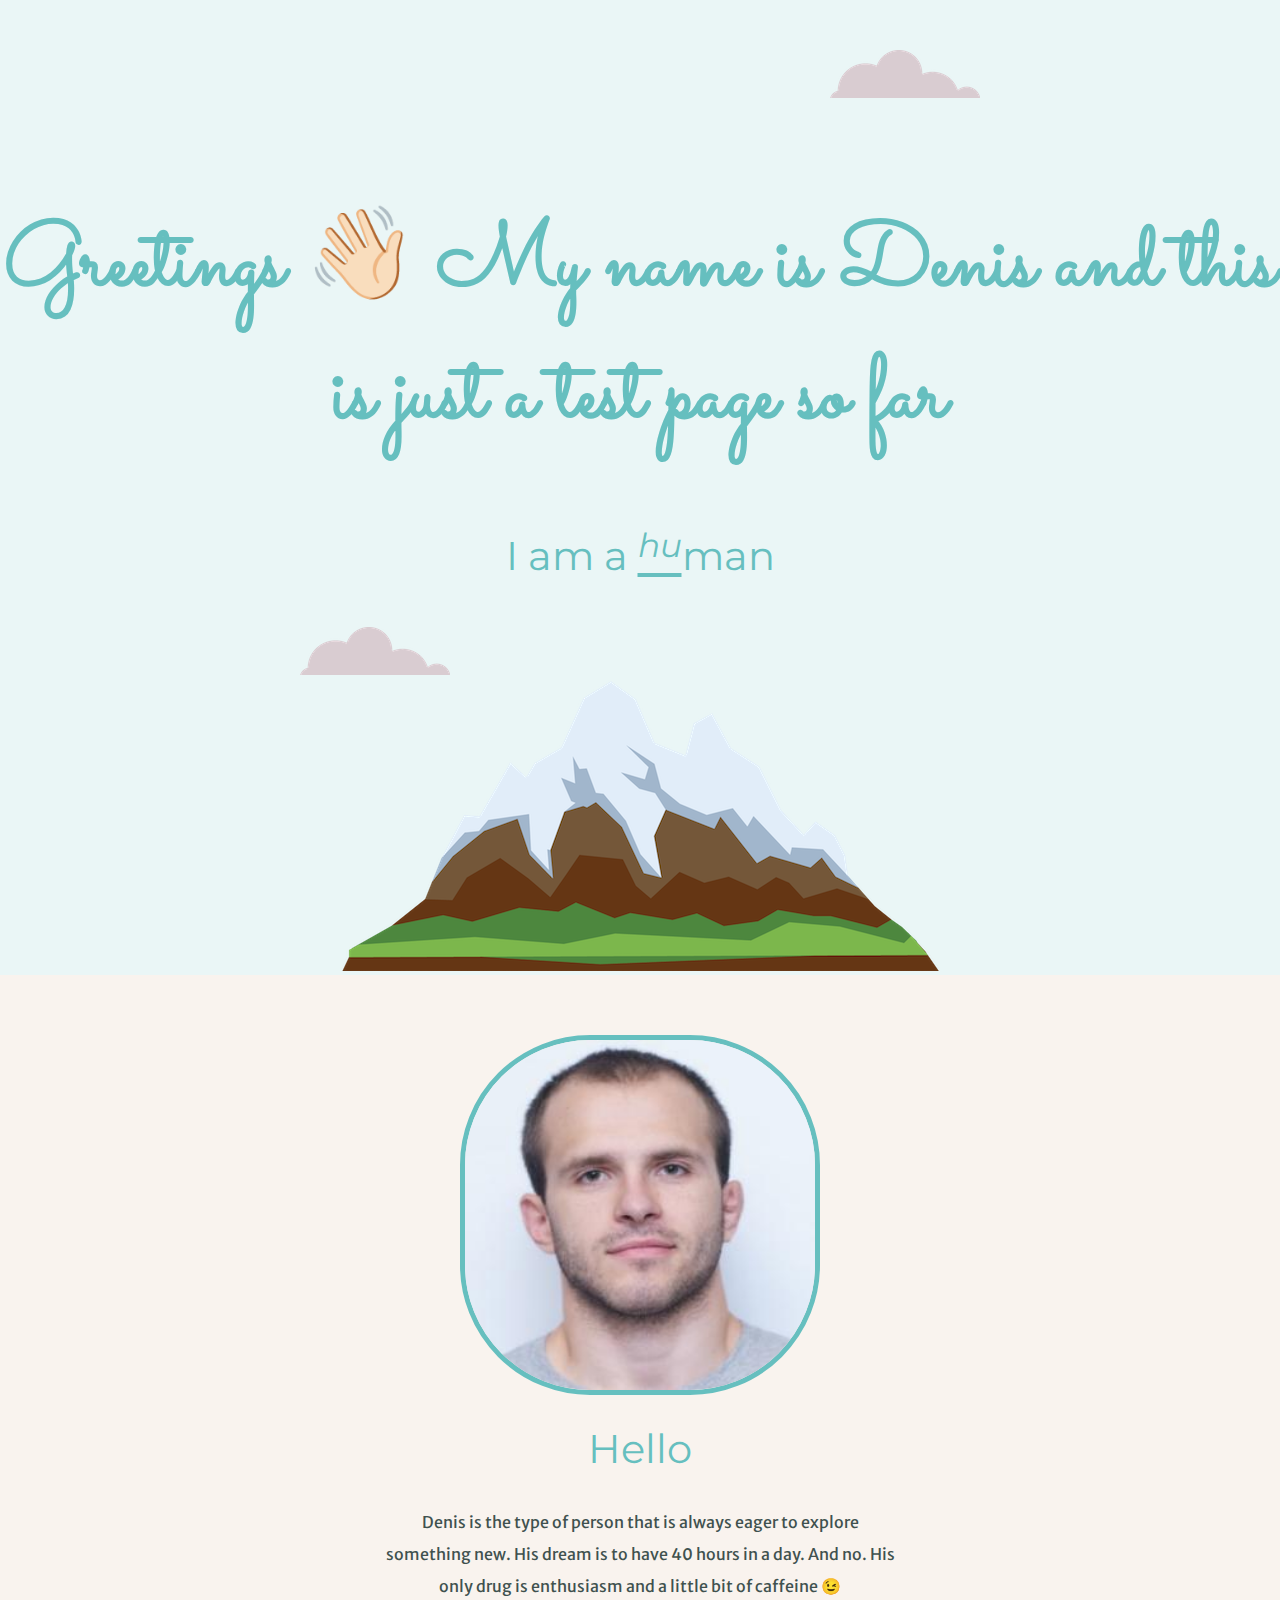
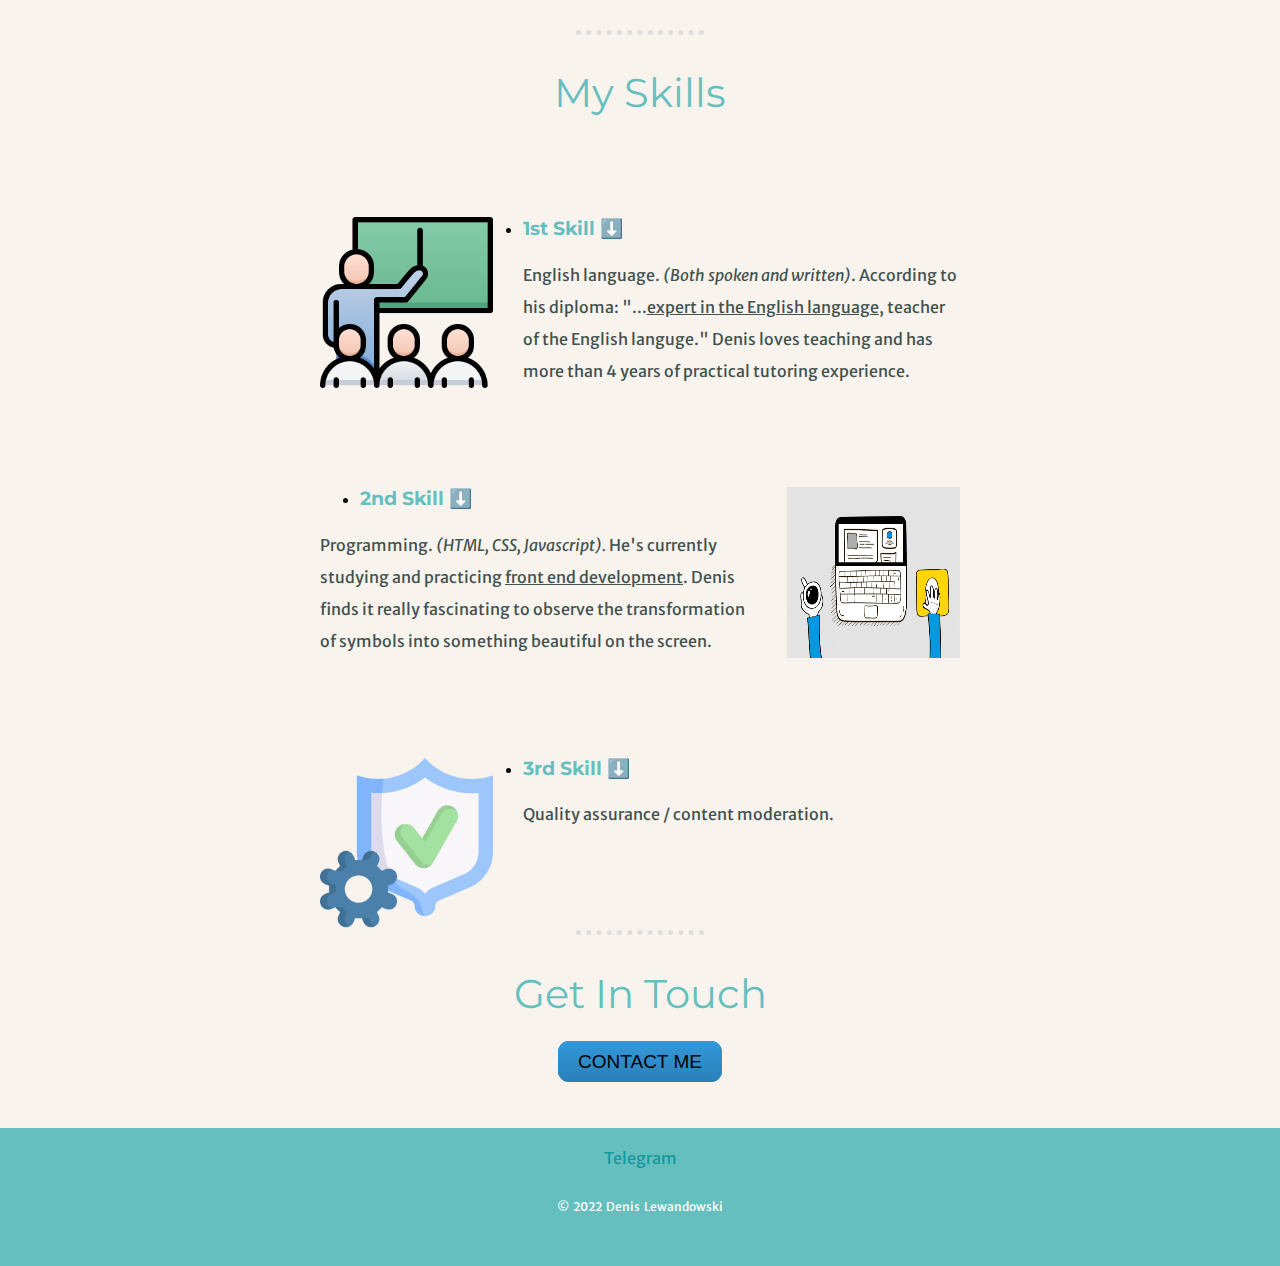
<file: index.html>
<!DOCTYPE html>
<html lang="en" dir="ltr">

<head>
  <meta charset="utf-8">
  <meta name="viewport" content="width=device-width, initial-scale=1.0">
  <title>Denis Lewandowski</title>
  <link rel="stylesheet" href="css/styles.css">
  <link rel="preconnect" href="https://fonts.googleapis.com">
  <link rel="preconnect" href="https://fonts.gstatic.com" crossorigin>
  <link href="https://fonts.googleapis.com/css2?family=Merriweather+Sans&family=Montserrat&family=Sacramento&display=swap" rel="stylesheet">
</head>

<body>

  <div class="top_container">
    <img class="top-cloud" src="images/cloud.png" alt="cloud">
    <h1>Greetings 👋🏻 My name is Denis and this is just a test page so far</h1>
    <h2>I am a <span class="span1"><sup>hu</sup></span>man</h2>
    <img class="bottom-cloud" src="images/cloud.png" alt="cloud">
    <img class="mountain" src="images/mountain.png" alt="mountain">
  </div>
  <div class="middle-container">
    <div class="profile">
        <img class="Denis" src="images/Denis.jpeg" alt="Denis">
        <img class="Denis3" src="images/Denis3.jpg" alt="Denis"><br><br>
      <h2 class="hello">Hello</h2>
      <p class="profile_intro">Denis is the type of person that is always eager to explore something new. His dream is to have 40 hours in a day. And no. His only drug is enthusiasm and a little bit of caffeine 😉</p><br>
    </div>
    <hr>
    <div class="skills">
      <h2>My Skills</h2>
      <div class="skill-row">
        <img class="teachings" src="images/teachings.png" alt="milky-way">
        <ul>
          <li><h3>1st Skill ⬇️</h3></li>
        </ul>
        <p>English language. <i>(Both spoken and written)</i>. According to his diploma: "...<u>expert in the English language</u>, teacher of the English languge." Denis loves teaching and has more than 4 years of practical tutoring experience.</p>
      </div>
      <div class="skill-row">
        <img class="comp-gif" src="images/giphy.gif" alt="comp-gif">
        <ul>
          <li><h3>2nd Skill ⬇️</h3></li>
        </ul>
        <p>Programming. <i>(HTML, CSS, Javascript).</i> He's currently studying and practicing <u>front end development</u>. Denis finds it really fascinating to observe the transformation of symbols into something beautiful on the screen.</p>
      </div>
      <div class="skill-row">
        <img class="QA-png" src="images/quality-assurance.png" alt="QA-png">
        <ul>
          <li><h3>3rd Skill ⬇️</h3></li>
        </ul>
        <p>Quality assurance / content moderation. </p>
      </div>
    </div>
    <hr>
    <div class="contact-me">
      <h2>Get In Touch</h2>
      <a class="btn" href="mailto:denik25lewandowski@gmail.com">CONTACT ME</a>
    </div>
  </div>


  <div class="bottom-container">
    <a class="footer-link" href="https://t.me/Statkhem" target="_blank">Telegram</a>
    <p class="bottom_p">© 2022 Denis Lewandowski</p>
  </div>

</body>

</html>
</file>
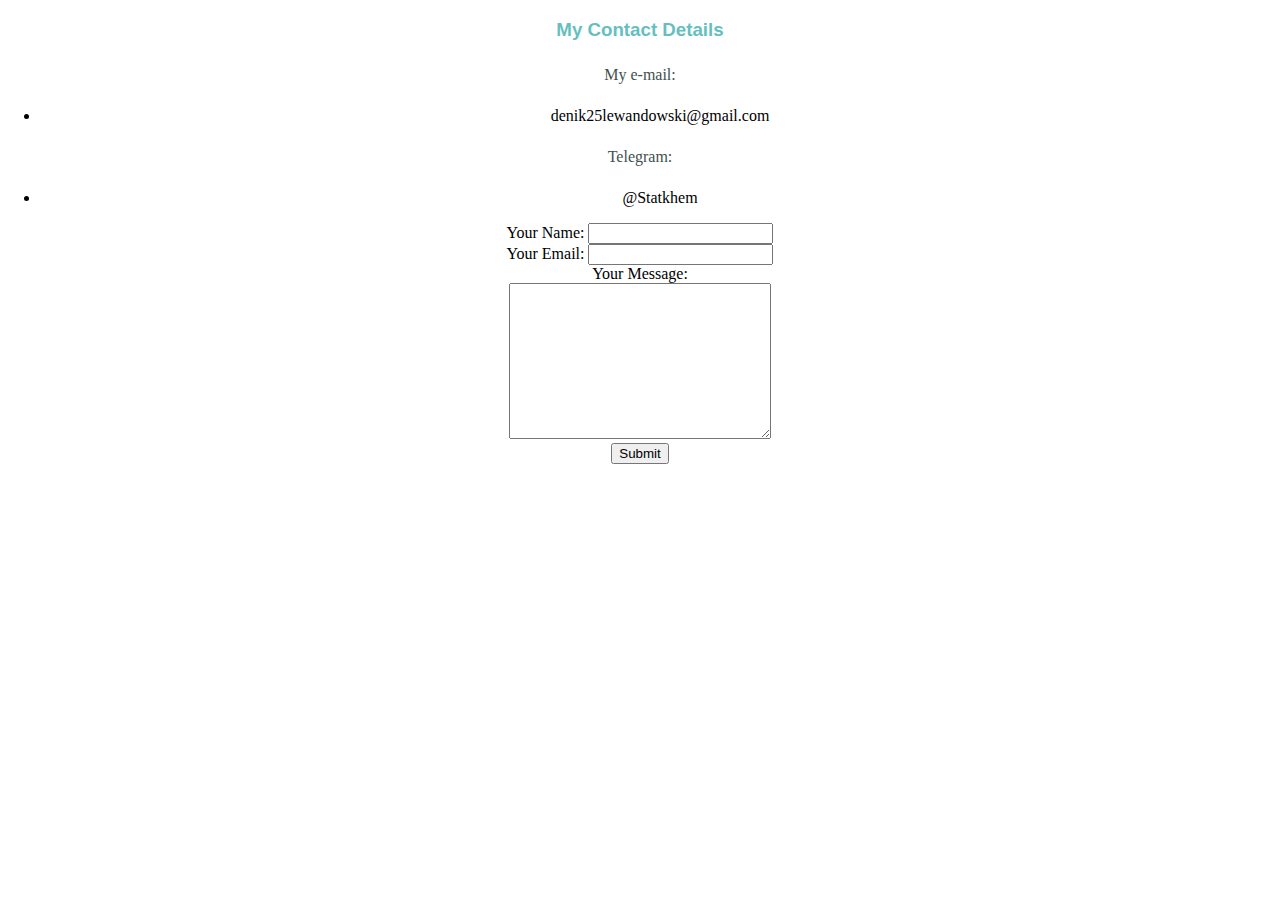
<file: contacts.html>
<!DOCTYPE html>
<html lang="en" dir="ltr">
  <head>
    <meta charset="utf-8">
    <title>Contact me</title>
    <link rel="stylesheet" href="css/styles.css">
  </head>
  <body>
    <h3>My Contact Details</h3>
    <p>My e-mail:</p>
    <ul>
      <li>denik25lewandowski@gmail.com</li>
    </ul>
    <p>Telegram:</p>
    <ul>
      <li>@Statkhem</li>
    </ul>
    <form class="" action="mailto:denik25lewandowski@gmail.com" method="post" enctype="text/plain">
      <label>Your Name:</label>
      <input type="text" name="yourName" value=""><br>
      <label>Your Email:</label>
      <input type="email" name="yourEmail" value=""><br>
      <label>Your Message:</label><br>
      <textarea name="yourMessage" rows="10" cols="30"></textarea><br>
      <input type="submit" name="">
    </form>
  </body>
</html>
</file>
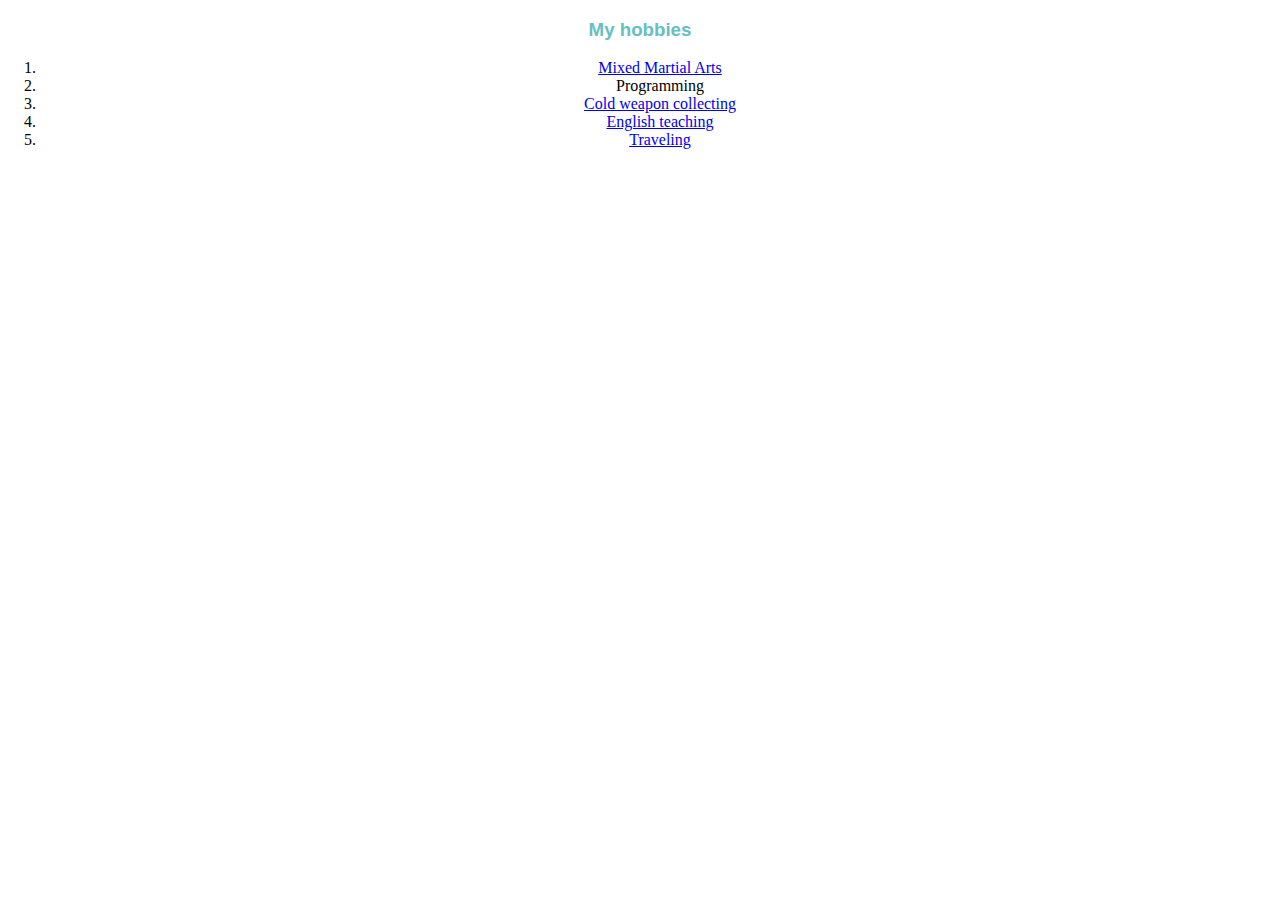
<file: hobbies.html>
<!DOCTYPE html>
<html lang="en" dir="ltr">
  <head>
    <meta charset="utf-8">
    <title>My hobbies</title>
    <link rel="stylesheet" href="css/styles.css">
  </head>
  <body>
    <h3>My hobbies</h3>
    <ol>
      <li><a href="https://drive.google.com/file/d/0BxrRkrsvDMktX05SbVNuaVVORE0/view?usp=sharing&resourcekey=0-lFPT0xJcc70ckufycOC-kg"target="_blank">Mixed Martial Arts</a></li>
      <li>Programming</li>
      <li><a href="https://drive.google.com/file/d/13ixZIlTM7FXzZAC9Wemzp38MttW2fW72/view?usp=sharing"target="_blank">Cold weapon collecting</a></li>
      <li><a href="https://drive.google.com/file/d/1Qq_qhwVJeNevQosnTty3EacM3GevIfRB/view?usp=sharing"target="_blank">English teaching</a></li>
      <li><a href="https://drive.google.com/file/d/1srmab2-i2zgkIpbzGawpfqzWbmISG-uB/view?usp=sharing"target="_blank">Traveling</a></li>
    </ol>
  </body>
</html>
</file>
<file: css/styles.css>
body {
  margin:0;
  text-align: center;
  font-family: 'Merriweather Sans', serif;
}
hr {
  border-style: none;
  border-top-style: dotted;
  border-color: #DDDDDD;
  border-width: 5px;
  width: 10%;
}
h1 {
  color:#66BFBF;
  font-family: 'Sacramento', cursive;
  font-size:90px;
  margin-top:100px;
}
h2 {
  font-family: 'Montserrat', sans-serif;
  color:#66BFBF;
  font-size:2.5rem;
  font-weight:normal;
}
h3 {
  color:#66BFBF;
  font-family: 'Montserrat', sans-serif;
}
p {
  color:#40514E;
  line-height: 2;
}

/* ------------------------------------ */

.hello {
  margin-top: 5px;
}
.profile_intro {
  width:40%;
  margin:auto;
}
.Denis {
  width:350px;
  height:350px;
  opacity:1;
  position: absolute;
  border-radius: 130px;
  border:5px solid;
  border-color:#66BFBF;
}
.Denis3 {
  width:350px;
  height:350px;
  position:relative;
  opacity:0;
  border-radius: 130px;
  border:5px solid;
  border-color:#66BFBF;
}
.Denis3:hover {
  opacity:1;
}

/* ------------------------------------ */
.skill-row {
  width: 50%;
  margin:100px auto 100px auto;
  text-align: left;
}
/* ------------------------------------ */
.teachings {
  height:171px;
  width: 27%;
  float:left;
  margin-right: 30px;
}
.comp-gif {
  height:171px;
  width:27%;
  float:right;
  margin-left: 30px;
}
.QA-png {
  height:171px;
  width:27%;
  float:left;
  margin-right: 30px;
}
/* ------------------------------------ */
.span1 {
  text-decoration: underline;
  font-style:italic;
}
.top_container {
  background-color:#EAF6F6;
  position:relative;
  padding-top:100px;
}
.profile {
  padding-top:10px;
}
.middle-container {
  background-color:#F9F3EE;
  padding: 50px 0;
}
.bottom-container {
  background-color:#66BFBF;
  padding:20px;
  word-spacing:2px;
}

.bottom_p {
  color: white;
  font-size: 0.75rem;
  padding: 15px 0;
}
.footer-link {
  color:#11999E;
  text-decoration: none;
}
.footer-link:hover {
  color:black;
}
.top-cloud {
  position:absolute;
  right:300px;
  top:50px;
}
.bottom-cloud {
  position:absolute;
  left:300px;
  bottom:300px;
}
.contact-me {
  padding-bottom: 5px;
}
/* ------------------------------------ */

.btn {
  background: #3498db;
  background-image: -webkit-linear-gradient(top, #3498db, #2980b9);
  background-image: -moz-linear-gradient(top, #3498db, #2980b9);
  background-image: -ms-linear-gradient(top, #3498db, #2980b9);
  background-image: -o-linear-gradient(top, #3498db, #2980b9);
  background-image: linear-gradient(to bottom, #3498db, #2980b9);
  -webkit-border-radius: 11;
  -moz-border-radius: 11;
  border-radius: 11px;
  font-family: Arial;
  color: #000000;
  font-size: 19px;
  padding: 10px 20px 10px 20px;
  text-decoration: none;
}

.btn:hover {
  background: #3cdcfc;
  text-decoration: none;
}

.btn:active {
  background-color:#000;
  position:relative;
  top:1px;
}
</file>
